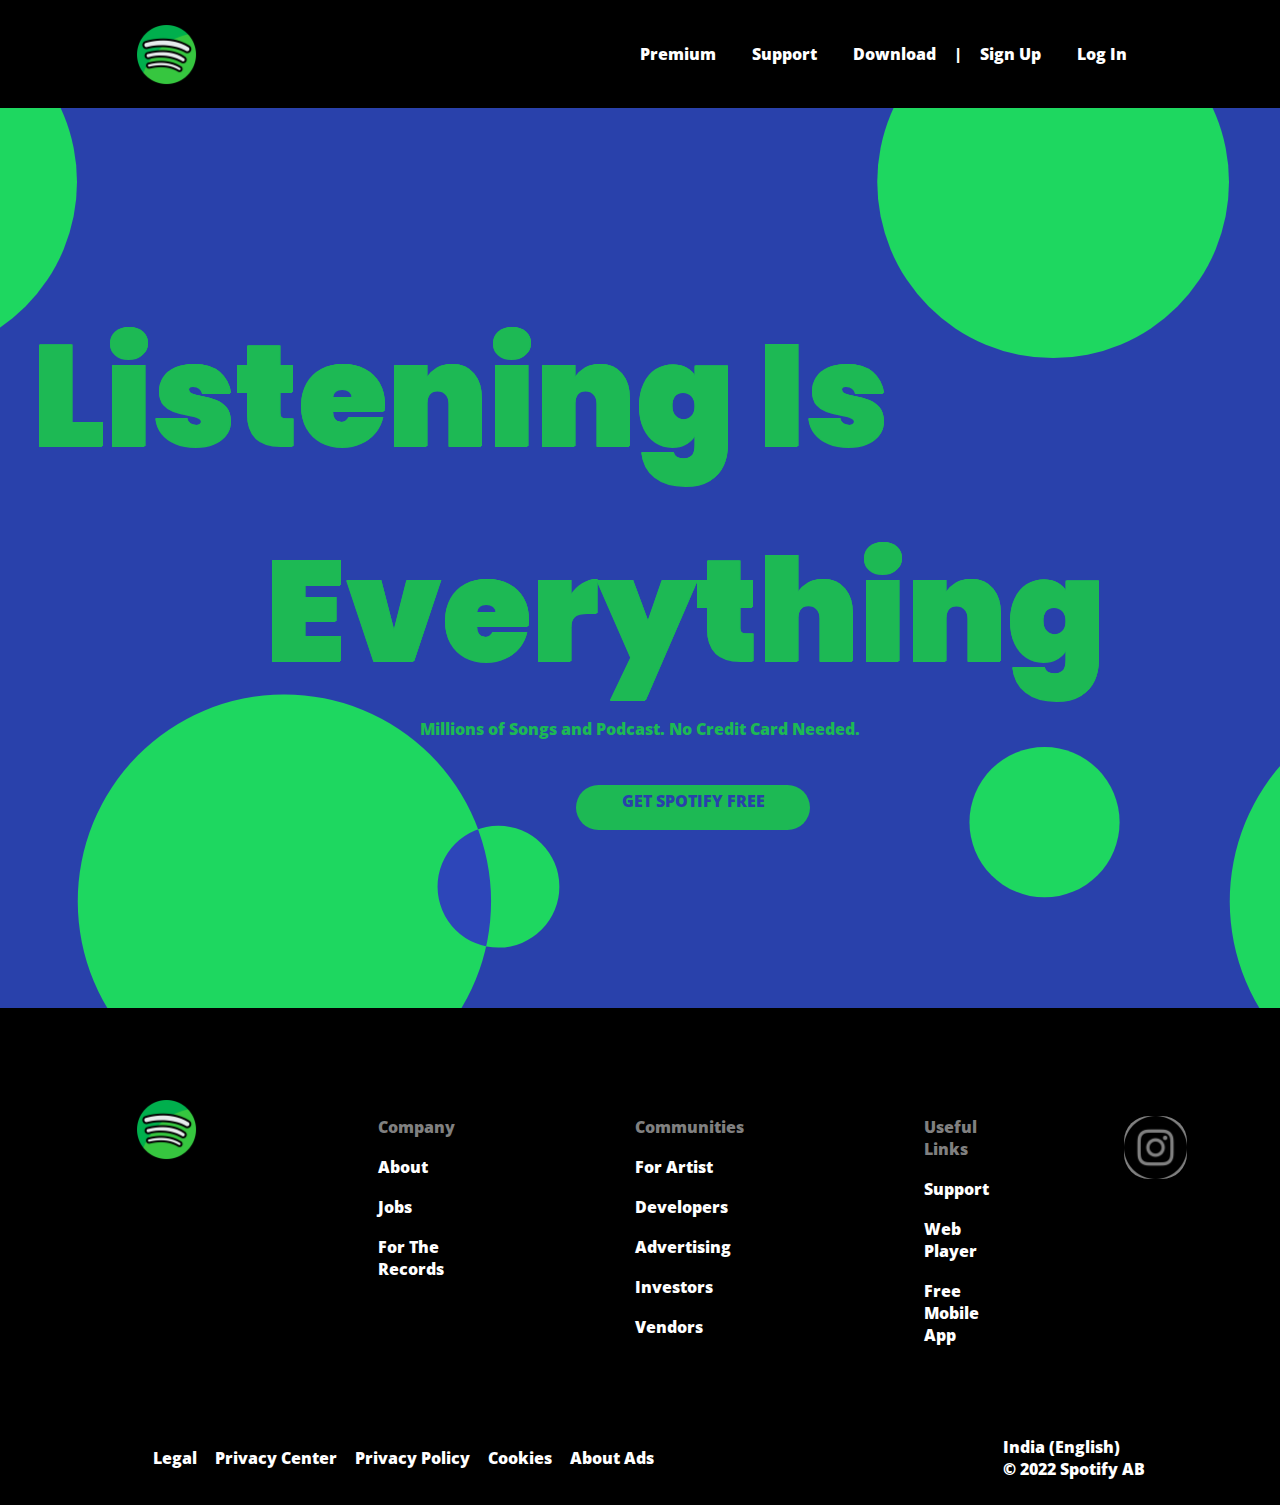
<file: index.html>
<!DOCTYPE html>
<html lang="en">
<head>
	<meta charset="UTF-8">
	<meta name="viewport" content="width=device-width, initial-scale=1.0">
	<link rel="preconnect" href="https://fonts.googleapis.com">
<link rel="preconnect" href="https://fonts.gstatic.com" crossorigin>
<link href="https://fonts.googleapis.com/css2?family=Open+Sans:wght@300&family=Poppins:wght@900&display=swap" rel="stylesheet">
	<link rel="preconnect" href="https://fonts.googleapis.com">
	<link rel="preconnect" href="https://fonts.gstatic.com" crossorigin>
	<link href="https://fonts.googleapis.com/css2?family=Poppins:wght@900&display=swap" rel="stylesheet">
	<link rel="stylesheet" href="style.css">
	<title>Listening is Everything - Spotify</title>
</head>
<body>
	<nav class="navbar">
		<img src="./images/logo.png" alt="">
		<ul>
			<li><a href="./premium.html">Premium</a></li>
			<li><a href="">Support</a></li>
			<li><a href="">Download</a></li>
			<li>|</li>
			<li><a href="">Sign Up</a></li>
			<li><a href="">Log In</a></li>
		</ul>
	</nav>
	<div class="poster">
		<h1 class="first">Listening Is</h1>
		<h1 class="second">Everything</h1>
		<p class="txt">Millions of Songs and Podcast. No Credit Card Needed.</p>
		<div class="btn">GET SPOTIFY FREE</div>
	</div>
	<div class="footer">
		<img src="./images/logo.png" alt="">
		<ul class="company">
			<li class="head">Company</li>
			<li><a href="">About</a></li>
			<li><a href="">Jobs</a></li>
			<li><a href="">For The Records</a></li>
		</ul>
		<ul class="communities">
			<li class="head">Communities</li>
			<li><a href="">For Artist</a></li>
			<li><a href="">Developers</a></li>
			<li><a href="">Advertising</a></li>
			<li><a href="">Investors</a></li>
			<li><a href="">Vendors</a></li>
		</ul>
		<ul class="useful-links">
			<li class="head">Useful Links</li>
			<li><a href="">Support</a></li>
			<li><a href="">Web Player</a></li>
			<li><a href="">Free Mobile App</a></li>
		</ul>
		<ul class="social-sites">
			<li><img src="./images/instagram.png" alt=""></li>
			<li><img src="./images/twitter.png" alt=""></li>
			<li><img src="./images/facebook.png" alt=""></li>
		</ul>		
	</div>
	<div class="copyright">
		<ul class="cp">
			<li><a href="">Legal</a></li>
			<li><a href="">Privacy Center</a></li>
			<li><a href="">Privacy Policy</a></li>
			<li><a href="">Cookies</a></li>
			<li><a href="">About Ads</a></li>
		</ul>
		<ul class="lang">
			<li><a href="">India (English)</a></li>
			<li>&#169 2022 Spotify AB</li>
		</ul>
	</div>
</body>
</html>
</file>
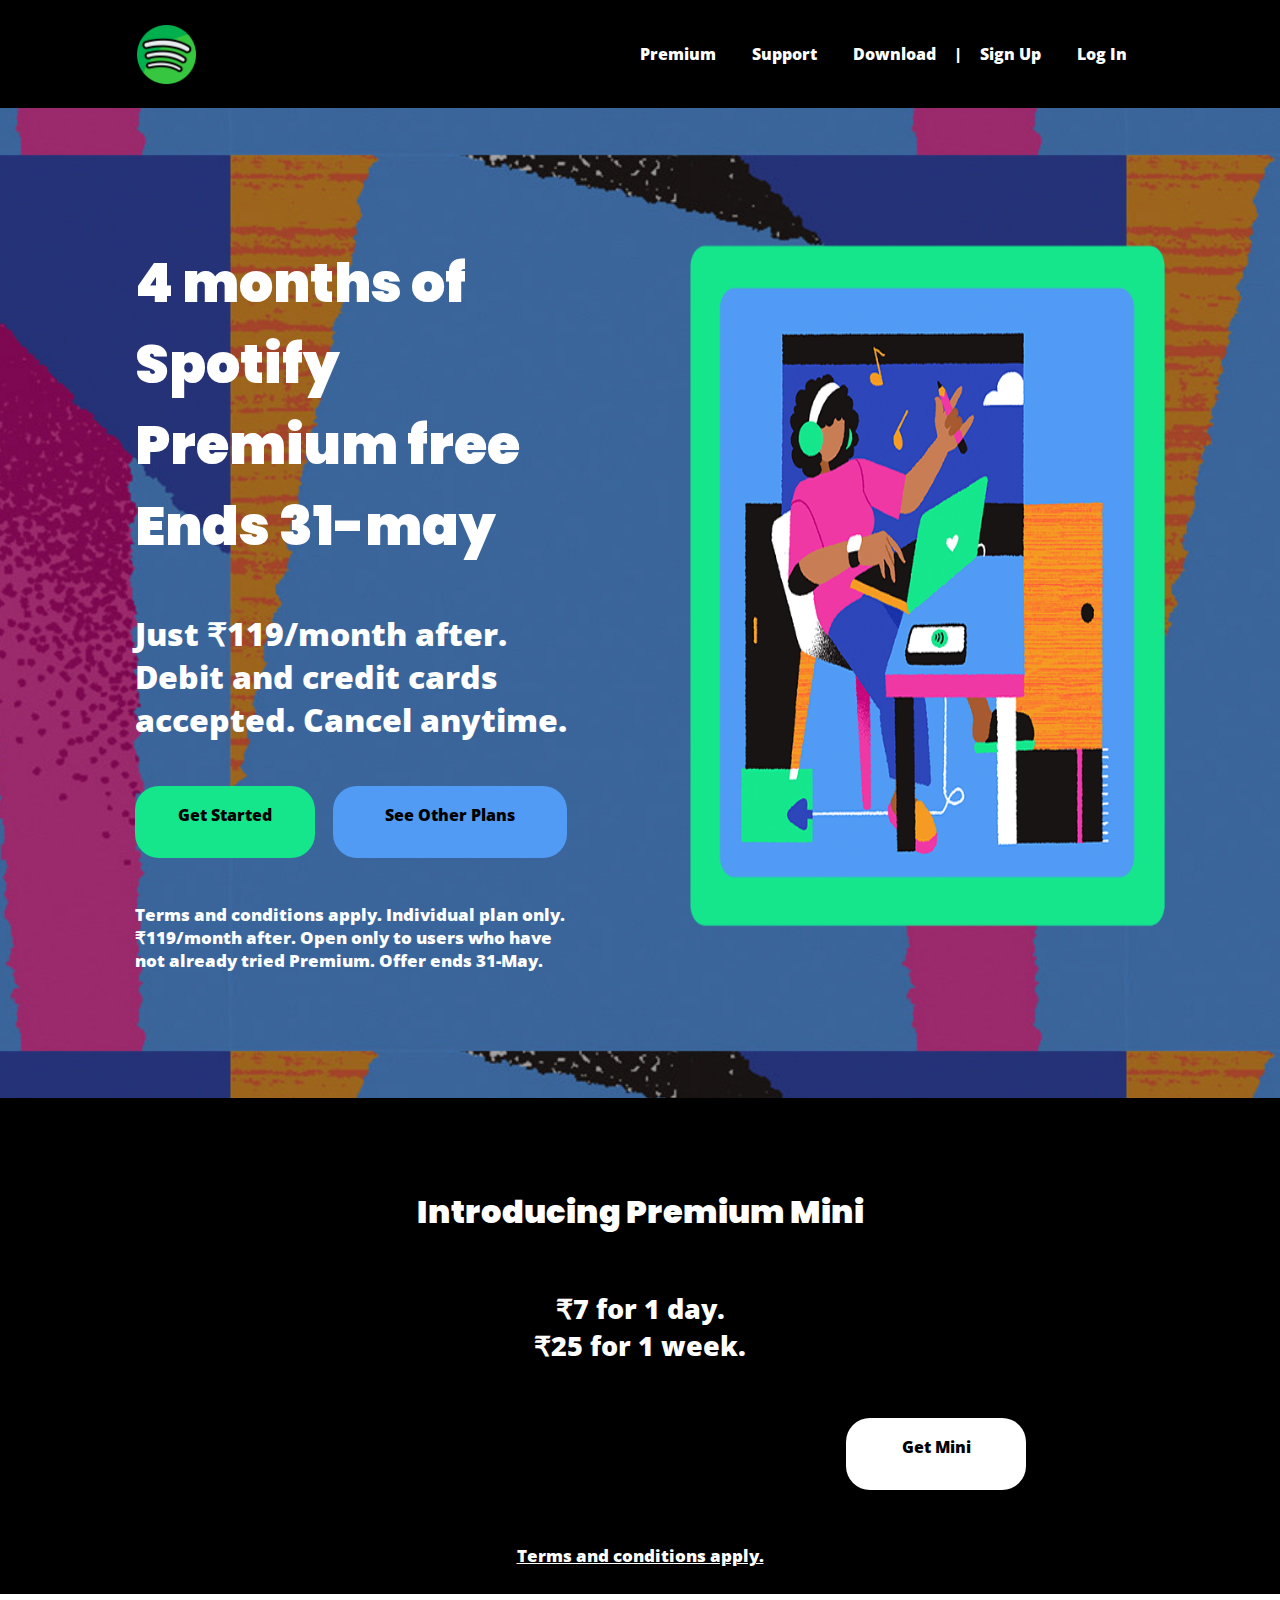
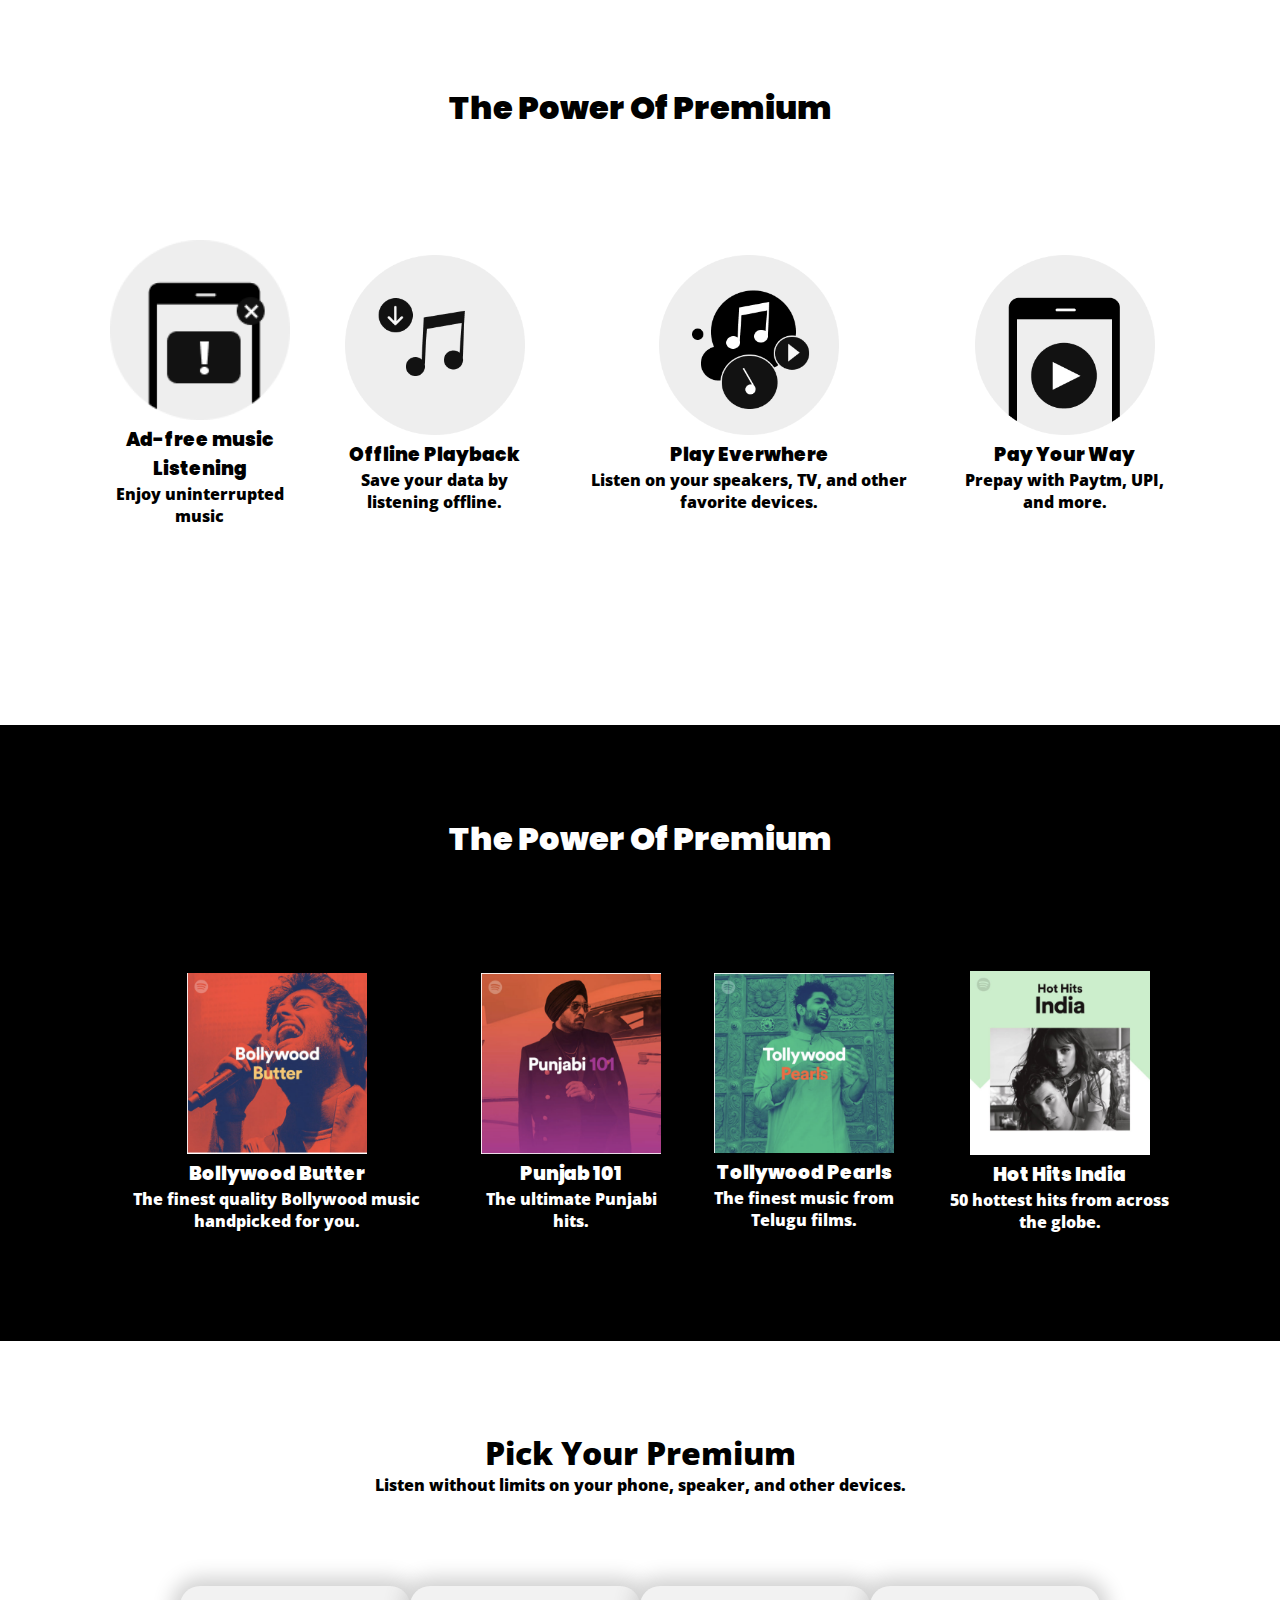
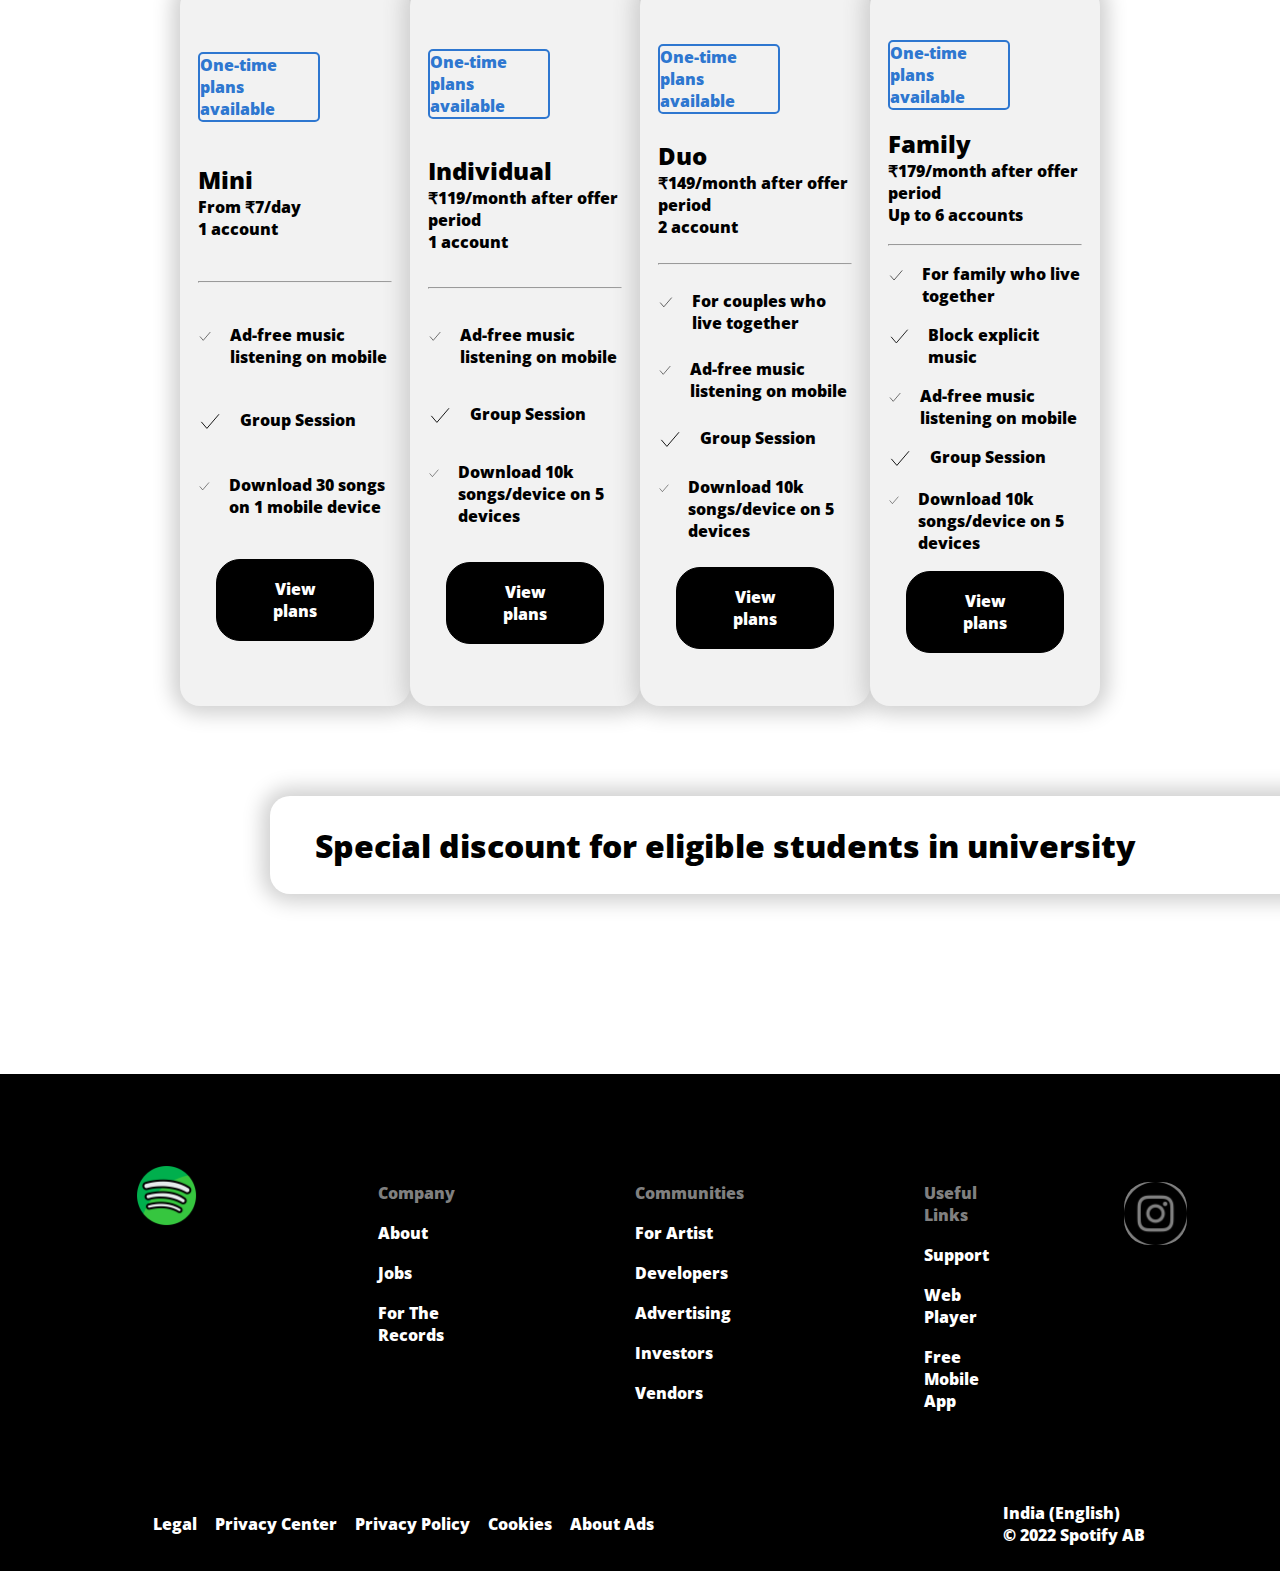
<file: premium.html>
<!DOCTYPE html>
<html lang="en">
<head>
	<meta charset="UTF-8">
	<meta name="viewport" content="width=device-width, initial-scale=1.0">
	<link rel="preconnect" href="https://fonts.googleapis.com">
<link rel="preconnect" href="https://fonts.gstatic.com" crossorigin>
<link href="https://fonts.googleapis.com/css2?family=Open+Sans:wght@300&family=Poppins:wght@900&display=swap" rel="stylesheet">
	<link rel="preconnect" href="https://fonts.googleapis.com">
	<link rel="preconnect" href="https://fonts.gstatic.com" crossorigin>
	<link href="https://fonts.googleapis.com/css2?family=Poppins:wght@900&display=swap" rel="stylesheet">
	<link rel="stylesheet" href="style.css">
	<title>Listening is Everything - Spotify</title>
</head>
<body>
	<nav class="navbar">
		<img src="./images/logo.png" alt="">
		<ul>
			<li><a href="">Premium</a></li>
			<li><a href="">Support</a></li>
			<li><a href="">Download</a></li>
			<li>|</li>
			<li><a href="">Sign Up</a></li>
			<li><a href="">Log In</a></li>
		</ul>
	</nav>
    <div class="premiumposter">
        <div class="premium-text">
            <p class="premium-cover-text">
                4 months of Spotify Premium free Ends 31-may
            </p>
            <p class="premium-cover-text-1">
                Just ₹119/month after. Debit and credit cards accepted. Cancel anytime.
            </p>
            <div class="premium-cover-btn">
                <div class="btn-1">Get Started</div>
                <div class="btn-2">See Other Plans</div>
            </div>
            <p class="premium-cover-cp-text">
                Terms and conditions apply. Individual plan only. ₹119/month after. Open only to users who have not already tried Premium. Offer ends 31-May.
            </p>
        </div>
		<img src="./images/premiump-cover-art.png" alt="">
    </div>
	<div class="price-info">
		<h1 class="price-info-head">
			Introducing Premium Mini
		</h1>
		<p class="price-1">₹7 for 1 day.</p>
		<p class="price-2">₹25 for 1 week.</p>
		<p class="btn">Get Mini</p>
		<p class="price-info-tandc">
			Terms and conditions apply.
		</p>
	</div>
	<div class="power-of-premium">
		<h1>The Power Of Premium</h1>
		<div class="power-of-premium-features">
			<div class="power-div power-ad-free">
				<img src="./images/ad-free.png" alt="">
				<h3>Ad-free music Listening</h3>
				<p>Enjoy uninterrupted music</p>
			</div>
			<div class="power-div power-offline">
				<img src="./images/offline-playback.png" alt="">
				<h3>Offline Playback</h3>
				<p>Save your data by listening offline.</p>
			</div>
			<div class="power-div power-play-anywhere">
				<img src="./images/playanywhere.png" alt="">
				<h3>Play Everwhere</h3>
				<p>Listen on your speakers, TV, and other favorite devices.</p>
			</div>
			<div class="power-div power-pay-your-way">
				<img src="./images/payyourway.png" alt="">
				<h3>Pay Your Way</h3>
				<p>Prepay with Paytm, UPI, and more.</p>
			</div>
		</div>
	</div>
	<div class="power-of-premium black-bg">
		<h1>The Power Of Premium</h1>
		<div class="power-of-premium-features">
			<div class="power-div power-ad-free">
				<img src="./images/bollywood-butter.png" alt="">
				<h3>Bollywood Butter</h3>
				<p>The finest quality Bollywood music handpicked for you.</p>
			</div>
			<div class="power-div power-offline">
				<img src="./images/punjab101.png" alt="">
				<h3>Punjab 101</h3>
				<p>The ultimate Punjabi hits.</p>
			</div>
			<div class="power-div power-play-anywhere">
				<img src="./images/tollywood-pearls.png" alt="">
				<h3>Tollywood Pearls</h3>
				<p>The finest music from Telugu films.</p>
			</div>
			<div class="power-div power-pay-your-way">
				<img src="./images/hot-hist-india.png" alt="">
				<h3>Hot Hits India</h3>
				<p>50 hottest hits from across the globe.</p>
			</div>
		</div>
	</div>
	<div class="pick-your-premium">
		<h1 class="pick-your-premium-h1">Pick Your Premium</h1>
		<p class="pick-your-premium-text">
			Listen without limits on your phone, speaker, and other devices.
		</p>
		<div class="premium-plans">
			<div class="mini card">
				<p class="one-time-plan">
					One-time plans available
				</p>
				<div>
					<h2>Mini</h2>
					<p>From ₹7/day</p>
					<p>1 account</p>
				</div>
				<hr>
				<div class="plan-feature">
					<svg role="img" focusable="false" height="24" width="24" viewBox="0 0 24 24" aria-label="" class="Svg-ytk21e-0 fJEWJR"><polyline points="3.32 12.86 8.9 19.4 20.99 5.26" fill="none" stroke="#181818"></polyline></svg>
					<p>Ad-free music listening on mobile</p>
				</div>
				<div class="plan-feature">
					<svg role="img" focusable="false" height="24" width="24" viewBox="0 0 24 24" aria-label="" class="Svg-ytk21e-0 fJEWJR"><polyline points="3.32 12.86 8.9 19.4 20.99 5.26" fill="none" stroke="#181818"></polyline></svg>
					<p>Group Session</p>
				</div>
				<div class="plan-feature">
					<svg role="img" focusable="false" height="24" width="24" viewBox="0 0 24 24" aria-label="" class="Svg-ytk21e-0 fJEWJR"><polyline points="3.32 12.86 8.9 19.4 20.99 5.26" fill="none" stroke="#181818"></polyline></svg>
					<p>Download 30 songs on 1 mobile device</p>
				</div>
				<p class="btn">
					View plans
				</p>
			</div>
			<div class="mini card">
				<p class="one-time-plan">
					One-time plans available
				</p>
				<div>
					<h2>Individual</h2>
					<p>₹119/month after offer period</p>
					<p>1 account</p>
				</div>
				<hr>
				<div class="plan-feature">
					<svg role="img" focusable="false" height="24" width="24" viewBox="0 0 24 24" aria-label="" class="Svg-ytk21e-0 fJEWJR"><polyline points="3.32 12.86 8.9 19.4 20.99 5.26" fill="none" stroke="#181818"></polyline></svg>
					<p>Ad-free music listening on mobile</p>
				</div>
				<div class="plan-feature">
					<svg role="img" focusable="false" height="24" width="24" viewBox="0 0 24 24" aria-label="" class="Svg-ytk21e-0 fJEWJR"><polyline points="3.32 12.86 8.9 19.4 20.99 5.26" fill="none" stroke="#181818"></polyline></svg>
					<p>Group Session</p>
				</div>
				<div class="plan-feature">
					<svg role="img" focusable="false" height="24" width="24" viewBox="0 0 24 24" aria-label="" class="Svg-ytk21e-0 fJEWJR"><polyline points="3.32 12.86 8.9 19.4 20.99 5.26" fill="none" stroke="#181818"></polyline></svg>
					<p>Download 10k songs/device on 5 devices</p>
				</div>
				<p class="btn">
					View plans
				</p>
			</div>
			<div class="mini card">
				<p class="one-time-plan">
					One-time plans available
				</p>
				<div>
					<h2>Duo</h2>
					<p>₹149/month after offer period</p>
					<p>2 account</p>
				</div>
				<hr>
				<div class="plan-feature">
					<svg role="img" focusable="false" height="24" width="24" viewBox="0 0 24 24" aria-label="" class="Svg-ytk21e-0 fJEWJR"><polyline points="3.32 12.86 8.9 19.4 20.99 5.26" fill="none" stroke="#181818"></polyline></svg>
					<p>For couples who live together</p>
				</div>
				<div class="plan-feature">
					<svg role="img" focusable="false" height="24" width="24" viewBox="0 0 24 24" aria-label="" class="Svg-ytk21e-0 fJEWJR"><polyline points="3.32 12.86 8.9 19.4 20.99 5.26" fill="none" stroke="#181818"></polyline></svg>
					<p>Ad-free music listening on mobile</p>
				</div>
				<div class="plan-feature">
					<svg role="img" focusable="false" height="24" width="24" viewBox="0 0 24 24" aria-label="" class="Svg-ytk21e-0 fJEWJR"><polyline points="3.32 12.86 8.9 19.4 20.99 5.26" fill="none" stroke="#181818"></polyline></svg>
					<p>Group Session</p>
				</div>
				<div class="plan-feature">
					<svg role="img" focusable="false" height="24" width="24" viewBox="0 0 24 24" aria-label="" class="Svg-ytk21e-0 fJEWJR"><polyline points="3.32 12.86 8.9 19.4 20.99 5.26" fill="none" stroke="#181818"></polyline></svg>
					<p>Download 10k songs/device on 5 devices</p>
				</div>
				<p class="btn">
					View plans
				</p>
			</div>
			<div class="mini card">
				<p class="one-time-plan">
					One-time plans available
				</p>
				<div>
					<h2>Family</h2>
					<p>₹179/month after offer period</p>
					<p>Up to 6 accounts</p>
				</div>
				<hr>
				<div class="plan-feature">
					<svg role="img" focusable="false" height="24" width="24" viewBox="0 0 24 24" aria-label="" class="Svg-ytk21e-0 fJEWJR"><polyline points="3.32 12.86 8.9 19.4 20.99 5.26" fill="none" stroke="#181818"></polyline></svg>
					<p>For family who live together</p>
				</div>
				<div class="plan-feature">
					<svg role="img" focusable="false" height="24" width="24" viewBox="0 0 24 24" aria-label="" class="Svg-ytk21e-0 fJEWJR"><polyline points="3.32 12.86 8.9 19.4 20.99 5.26" fill="none" stroke="#181818"></polyline></svg>
					<p>Block explicit music</p>
				</div>
				<div class="plan-feature">
					<svg role="img" focusable="false" height="24" width="24" viewBox="0 0 24 24" aria-label="" class="Svg-ytk21e-0 fJEWJR"><polyline points="3.32 12.86 8.9 19.4 20.99 5.26" fill="none" stroke="#181818"></polyline></svg>
					<p>Ad-free music listening on mobile</p>
				</div>
				<div class="plan-feature">
					<svg role="img" focusable="false" height="24" width="24" viewBox="0 0 24 24" aria-label="" class="Svg-ytk21e-0 fJEWJR"><polyline points="3.32 12.86 8.9 19.4 20.99 5.26" fill="none" stroke="#181818"></polyline></svg>
					<p>Group Session</p>
				</div>
				<div class="plan-feature">
					<svg role="img" focusable="false" height="24" width="24" viewBox="0 0 24 24" aria-label="" class="Svg-ytk21e-0 fJEWJR"><polyline points="3.32 12.86 8.9 19.4 20.99 5.26" fill="none" stroke="#181818"></polyline></svg>
					<p>Download 10k songs/device on 5 devices</p>
				</div>
				<p class="btn">
					View plans
				</p>
			</div>
		</div>
		<div class="student-discount">
			<h1>Special discount for eligible students in university</h1>
			<p class="btn">
				Learn More
			</p>
		</div>

	</div>
	<div class="footer">
		<img src="./images/logo.png" alt="">
		<ul class="company">
			<li class="head">Company</li>
			<li><a href="">About</a></li>
			<li><a href="">Jobs</a></li>
			<li><a href="">For The Records</a></li>
		</ul>
		<ul class="communities">
			<li class="head">Communities</li>
			<li><a href="">For Artist</a></li>
			<li><a href="">Developers</a></li>
			<li><a href="">Advertising</a></li>
			<li><a href="">Investors</a></li>
			<li><a href="">Vendors</a></li>
		</ul>
		<ul class="useful-links">
			<li class="head">Useful Links</li>
			<li><a href="">Support</a></li>
			<li><a href="">Web Player</a></li>
			<li><a href="">Free Mobile App</a></li>
		</ul>
		<ul class="social-sites">
			<li><img src="./images/instagram.png" alt=""></li>
			<li><img src="./images/twitter.png" alt=""></li>
			<li><img src="./images/facebook.png" alt=""></li>
		</ul>		
	</div>
	<div class="copyright">
		<ul class="cp">
			<li><a href="">Legal</a></li>
			<li><a href="">Privacy Center</a></li>
			<li><a href="">Privacy Policy</a></li>
			<li><a href="">Cookies</a></li>
			<li><a href="">About Ads</a></li>
		</ul>
		<ul class="lang">
			<li><a href="">India (English)</a></li>
			<li>&#169 2022 Spotify AB</li>
		</ul>
	</div>
</body>
</html>
</file>
<file: style.css>
*{
	box-sizing:border-box;
	padding: 0px;
	margin: 0px;
	font-family: 'Open Sans', sans-serif;
	font-weight: bolder;
	scroll-behavior: smooth;
}
.navbar{
	color: white;
	background: black;
	display: flex;
	height: 12vh;
	justify-content: space-between;
	align-items: center;
}
.navbar img{
	height: 7vh;
	margin-left: 15vh;
}
.navbar ul{
	text-decoration: none;
	list-style: none;
	display: flex;
	align-items: center;
	margin-right: 15vh;
}
.navbar ul a{
	color: white;
	padding-left: 2vh;
	padding-right: 2vh;
	text-decoration: none;
}
.navbar a:hover{
	color: #1DB954;
}
.poster{
	height: 100vh;
	background: rgb(41, 65, 171) url(./images/body-background.svg);
    background-size: 90%;
    background-position: right 40% center;
    -webkit-box-pack: center;
    justify-content: center;
}
.poster h1{
	font-family: 'Poppins', sans-serif;
	font-size: 16vh;
	font-weight: bolder;
	color: #1DB954;
	text-shadow: 0px 1px, 1px 0px, 1px 0px;
}
.poster .first{
	padding-top:  20vh;
	text-align: center;
	padding-right: 40vh;
}
.poster .second{
	text-align: center;
	padding-left: 10vh;
}
.poster .txt{
	text-align: center;
	color: #1DB954;
	font-weight: bolder;
}
.poster .btn{
	margin-left: 45%;
	margin-top: 5vh;
	background: #1DB954;
	text-align: center;
	padding-top: 5px;
	width: 26vh;
	height: 5vh;
	border-radius: 24px;
	font-family: "Open Sans";
	color: rgb(41, 65, 171);
}
.poster .btn:hover{
	cursor: pointer;
	transform: scale(1.2);
}
.footer{
	padding-top: 10vh;
	color: white;
	background: black;
	display: flex;
}
.footer img{
	height: 7vh;
	margin-left: 15vh;
}
.footer ul{
	list-style: none;
	margin-left: 20vh;
}
.footer ul a{
	text-decoration: none;
	color: white;
}
.footer ul li{
	margin-top: 2vh;
}
.footer .head{
	color: grey;
}
.footer a:hover{
	color: #1DB954;
}
.footer .social-sites img{
	background: grey;
	border-radius: 25px;
	marigin: 0px;
}
.footer .social-sites{
	display: flex;
	margin:  0px;
}
.footer .social-sites ul li{
	margin:  0px;
}
.footer .social-sites img:hover{
	cursor: pointer;
	transform: scale(1.2);
	background: #1DB954;
}
.copyright {
	padding-top: 10vh;
	color: white;
	background: black;
	display: flex;
	align-items: center;
	padding-bottom: 25px;
	justify-content: space-between;
}
.copyright .cp {
	padding-left: 15vh;
	display: flex;
	list-style: none;
}
.copyright .cp li {
	padding-left: 2vh;
}
.copyright a{
	text-decoration: none;
	color: white;
}
.copyright .lang{
	list-style: none;
	padding-right: 15vh;
}
.copyright a:hover{
	color: #1DB954;
}
.premiumposter {
	background-image: url(./images/premiumposter.jpeg);
	background-size: 70%;
    background-position: right 40% center;
    -webkit-box-pack: center;
    justify-content: center;
	display: flex;
	justify-content: space-between;
	color: white;
	padding-bottom: 14vh;
}
.premiumposter img{
	width: 60vh;
	height: auto;
	margin-right: 15vh;
	margin-top: 10vh;
}
.premium-cover-text{
	font-size: 6vh;
	font-family: 'Poppins', sans-serif;
}
.premium-text{
	margin-left: 15vh;
	margin-top: 15vh;
	margin-right: 10vh;
}
.premium-cover-text-1{
	margin-top: 5vh;
	font-size: 3.5vh;
	font-weight: 900;
}
.premium-cover-btn{
	display: flex;
	margin-top: 5vh;
}
.premium-cover-btn .btn-1{
	background: rgb(21, 230, 140);
	text-align: center;
	padding-top: 5px;
	width: 20vh;
	height: 8vh;
	padding-top: 2vh;
	border-radius: 24px;
	font-family: "Open Sans";
	color: black;
}
.premium-cover-btn .btn-2{
	background: rgb(81, 155, 245);
	text-align: center;
	padding-top: 5px;
	width: 26vh;
	padding-top: 2vh;
	height: 8vh;
	border-radius: 24px;
	font-family: "Open Sans";
	color: black;
	margin-left: 2vh;
}
.premium-cover-cp-text{
	font-size: 1.85vh;
	margin-top: 5vh;
}
.price-info{
	background-color: black;
	color: white;	
	text-align: center;
	padding-top: 10vh;
	padding-bottom: 3vh;
}
.price-info h1{
	font-family: "Poppins";
}
.price-info .price-1{
	padding-top: 6vh;
	font-size: 3vh;
}
.price-info .price-2{
	font-size: 3vh;
}
.price-info .btn{
	background: white;
	text-align: center;
	padding-top: 5px;
	width: 20vh;
	padding-top: 2vh;
	height: 8vh;
	border-radius: 24px;
	font-family: "Open Sans";
	color: black;
	margin-left: 94vh;
	margin-top: 6vh;
	font-weight: 900;
}
.btn:hover{
	transform: scale(1.05);
}
.price-info .price-info-tandc{
	font-size: 1.85vh;
	padding-top: 6vh;
	text-decoration: underline;
}
.power-of-premium h1{
	font-family: "Poppins";
	text-align: center;
	margin-top: 10vh;
}
.power-of-premium-features{
	display: flex;
	align-items: center;
	margin-left: 10vh;
	margin-right: 10vh;
	margin-top: 10vh;
}
.power-of-premium-features img{
	width: 20vh;
	height: auto;
}
.power-div{
	padding: 2vh;
	text-align: center;
}
.power-div h3{
	font-family: "Poppins";
}
.power-of-premium{
	padding-bottom: 10vh;
}
.black-bg{
	background-color: black;
	color: white;
	height: 100%;
}
.black-bg h1{
	padding-top: 10vh;
}
.plan-feature{
	display: flex;

}
.pick-your-premium-h1{
	text-align: center;
	padding-top: 10vh;
}
.mini{
	display: flex;
	flex-direction: column;
	justify-content: space-around;
}
.pick-your-premium-text{
	text-align: center;
}
.plan-feature p{
	padding-left: 2vh;
	
}
.premium-plans{
	display: flex;
	justify-content: space-around;
}
.card  {
	margin-top: 10vh;
	margin-bottom: 10vh;
	width: 40vh;
	height: 80vh;
	padding: 5vh 2vh ;
	background: #f2f2f2;
	overflow: hidden;
	border-radius: 20px;
	cursor: pointer;
	box-shadow: 0 0 20px 8px #d0d0d0;
}
.premium-plans .btn{
	text-align: center;
	border: 1px solid black;
	padding: 2vh 5vh;
	border-radius: 24px;
	color: white;
	background-color: black;
	margin-left: 2vh;
	margin-right: 2vh;
}
.pick-your-premium {
	margin-left: 20vh;
	margin-right: 20vh;
	margin-bottom: 20vh;
}
.one-time-plan{
	color: rgb(46, 119, 208);
	border: 2px solid rgb(46, 119, 208);
	border-radius: 5px;
	margin-right: 8vh;
}
.student-discount{
	display: flex;
	align-items: center;
	justify-content: space-between;
	height: auto;
	width: 140vh;
	border-radius: 20px;
	cursor: pointer;
	box-shadow: 0 0 20px 8px #d0d0d0;
	padding: 2vh 5vh;
	margin-left: 10vh;
}
.student-discount .btn{
	border: 2px solid black;
	color: black;
	border-radius: 24px;
	padding: 2vh;
}
</file>
